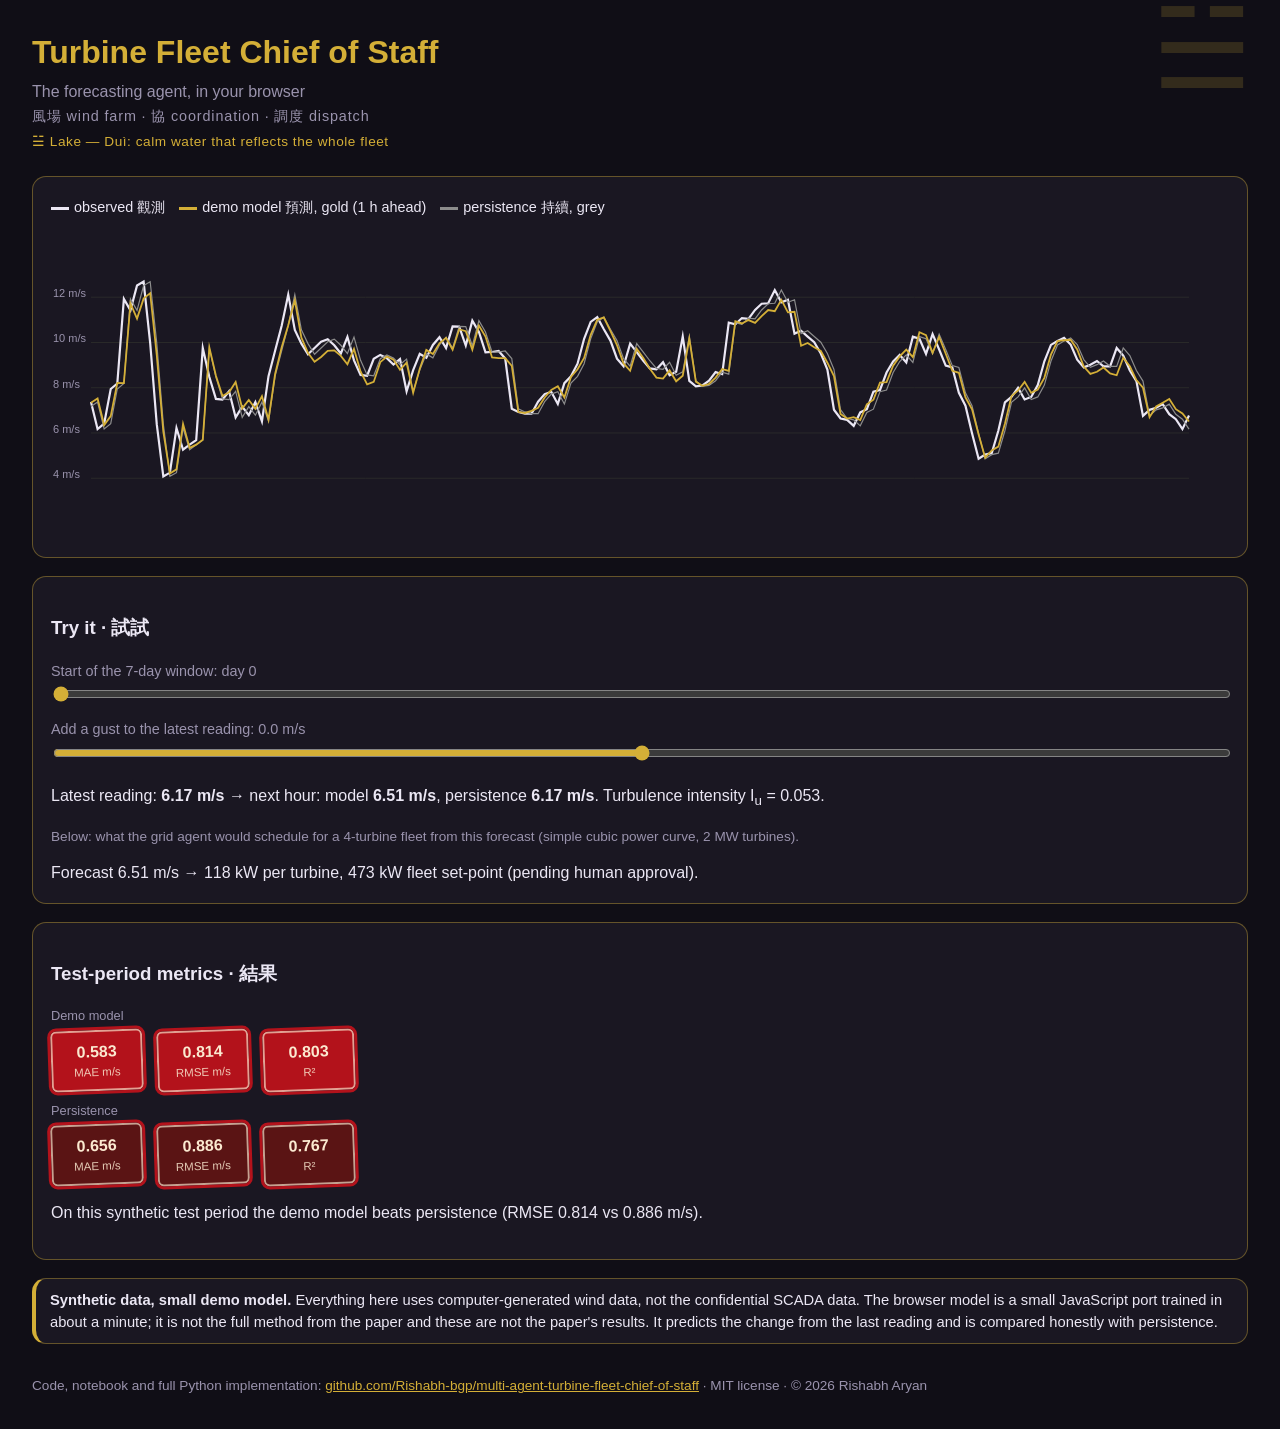
<file: index.html>
<!doctype html><html lang="en"><head><meta charset="utf-8"><meta name="color-scheme" content="dark"><meta name="viewport" content="width=device-width,initial-scale=1">
<title>Turbine Fleet Chief of Staff — live demo on synthetic wind data</title><meta name="description" content="The forecasting agent, in your browser. Interactive wind speed forecast vs persistence on synthetic data.">
<link rel="stylesheet" href="style.css"></head><body class="stack">
<header><div class="tri" aria-hidden="true">☱</div><h1>Turbine Fleet Chief of Staff</h1><p>The forecasting agent, in your browser</p><p class="bil">風場 wind farm · 協 coordination · 調度 dispatch</p><p class="tricap">☱ Lake — Duì: calm water that reflects the whole fleet</p></header>
<main>
<section class="card wide"><div class="legend"><span><i style="background:var(--obs)"></i>observed 觀測</span><span><i style="background:var(--model)"></i>demo model 預測, gold (1 h ahead)</span><span><i style="background:var(--pers)"></i>persistence 持續, grey</span></div>
<canvas id="chart" aria-label="One week of synthetic wind speed with the demo model forecast and the persistence forecast"></canvas></section>
<section class="card"><h3>Try it · 試試</h3>
<label>Start of the 7-day window: day <span id="startv"></span></label><input id="start" type="range" min="0" value="0">
<label>Add a gust to the latest reading: <span id="gustv"></span> m/s</label><input id="gust" type="range" min="-4" max="4" step="0.1" value="0">
<p id="whatif"></p><p class="cap">Below: what the grid agent would schedule for a 4-turbine fleet from this forecast (simple cubic power curve, 2 MW turbines).</p><div id="extra"></div></section>
<section class="card"><h3>Test-period metrics · 結果</h3><div id="metrics"></div><p id="verdict"></p></section>
<section class="card wide warn"><b>Synthetic data, small demo model.</b> Everything here uses computer-generated wind data, not the confidential SCADA data. The browser model is a small JavaScript port trained in about a minute; it is not the full method from the paper and these are not the paper's results. It predicts the change from the last reading and is compared honestly with persistence.</section>
</main>
<footer>Code, notebook and full Python implementation: <a href="https://github.com/Rishabh-bgp/multi-agent-turbine-fleet-chief-of-staff">github.com/Rishabh-bgp/multi-agent-turbine-fleet-chief-of-staff</a> · MIT license · © 2026 Rishabh Aryan</footer>
<script>window.DEMO_CFG={extra:(r,w)=>{const v=w[w.length-1]+r.change,pc=x=>x<3?0:x>12?2000:2000*((x-3)/9)**3;document.getElementById('extra').innerHTML=`Forecast ${v.toFixed(2)} m/s → ${pc(v).toFixed(0)} kW per turbine, ${(4*pc(v)).toFixed(0)} kW fleet set-point (pending human approval).`;}};</script><script src="data.js"></script><script src="model.js"></script><script src="app.js"></script></body></html>
</file>
<file: style.css>
:root{--bg:#100e16;--panel:#1a1722;--ink:#ebe7f4;--muted:#9a93ad;--accent:#d4af37;--obs:#ebe7f4;--pers:#8c8c8c;--model:#d4af37;--grid:#2a2a2a}
*{box-sizing:border-box}body{margin:0;background:var(--bg);color:var(--ink);font-family:'Helvetica Neue', Arial, sans-serif;line-height:1.5}
header{padding:28px 32px 8px}h1{margin:0;font-size:2rem;color:var(--accent)}header p{margin:4px 0 0;color:var(--muted)}
main{display:grid;gap:18px;padding:16px 32px 32px}.card{background:var(--panel);border:1px solid #d4af3766;border-radius:14px;padding:18px;transition:box-shadow .25s,border-color .25s}.card:hover{border-color:#d4af37;box-shadow:0 0 22px #d4af3740}
header{position:relative;overflow:hidden}.tri{position:absolute;right:28px;top:-6px;font-size:7rem;color:#d4af37;opacity:.18;line-height:1}.tricap{color:#d4af37;font-size:.85rem;letter-spacing:.04em}
.seals{display:flex;flex-wrap:wrap;gap:14px}.seal{background:#b3121b;color:#fbe9d0;border:2px solid #fbe9d0aa;outline:3px solid #b3121b;border-radius:6px;padding:8px 12px;text-align:center;font-weight:700;transform:rotate(-2deg);box-shadow:0 0 0 #0000;transition:box-shadow .25s,transform .25s;min-width:92px}.seal:hover{transform:rotate(0);box-shadow:0 0 18px #d4af3760}.seal small{display:block;font-weight:400;opacity:.85;font-size:.72rem}.seal.p{background:#5a1414}
.bil{color:var(--muted);font-size:.9rem;letter-spacing:.06em;margin:2px 0 0}.grp{color:var(--muted);font-size:.8rem;margin:10px 0 4px}
canvas{width:100%;height:320px;display:block}.legend span{margin-right:14px;font-size:.9rem}.legend i{display:inline-block;width:18px;height:3px;vertical-align:middle;margin-right:5px}
label{display:block;margin:10px 0 2px;color:var(--muted);font-size:.9rem}input[type=range]{width:100%;accent-color:var(--accent)}
table{border-collapse:collapse;width:100%}td,th{padding:6px 8px;border-bottom:1px solid var(--grid);text-align:right}td:first-child,th:first-child{text-align:left}
.warn{border-left:4px solid var(--accent);padding:10px 14px;font-size:.92rem}footer{padding:0 32px 32px;color:var(--muted);font-size:.85rem}a{color:var(--accent)}
.bar{display:inline-block;width:3.6%;margin-right:.5%;background:var(--accent);vertical-align:bottom;border-radius:3px 3px 0 0}.cap{color:var(--muted);font-size:.85rem}
.gate{height:16px;background:var(--grid);border-radius:8px;overflow:hidden}.gate div{height:100%;background:var(--model)}
.side main{grid-template-columns:2fr 1fr}.side .wide{grid-column:1/-1}.dash main{grid-template-columns:1fr 1fr}.dash .wide{grid-column:1/-1}
.center{max-width:860px;margin:auto;text-align:left}.center header{text-align:center}
@media(max-width:800px){.side main,.dash main{grid-template-columns:1fr}}
</file>
